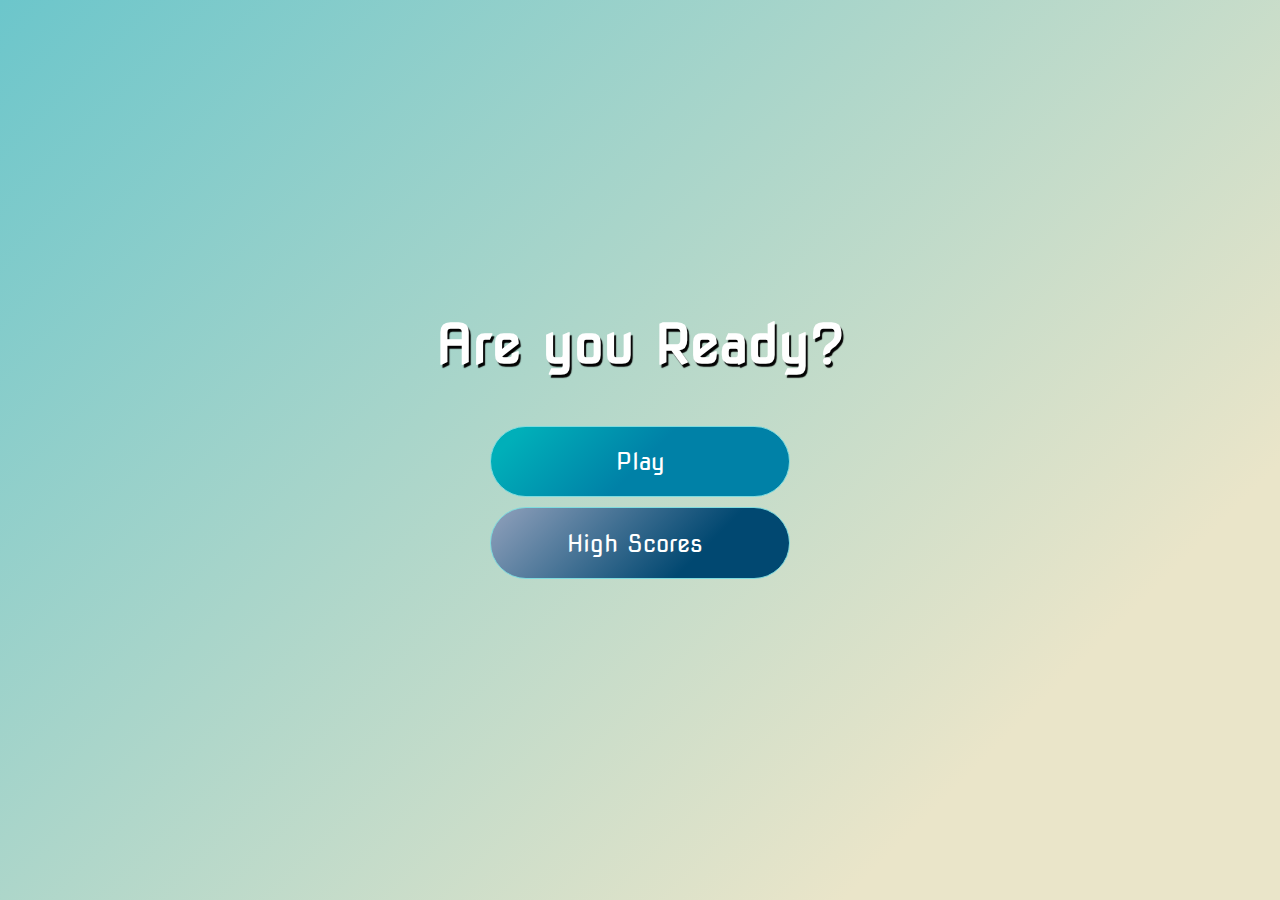
<file: index.html>
<!DOCTYPE html>
<html lang="en">
<head>
    <meta charset="UTF-8">
    <meta name="viewport" content="width=device-width, initial-scale=1.0">
    <title>Home page</title>
    <link rel="stylesheet" href="https://cdn.jsdelivr.net/npm/bootstrap@4.6.2/dist/css/bootstrap.min.css" integrity="sha384-xOolHFLEh07PJGoPkLv1IbcEPTNtaed2xpHsD9ESMhqIYd0nLMwNLD69Npy4HI+N" crossorigin="anonymous">
    <link rel="stylesheet" href="style.css">
    <link rel="stylesheet" href="https://use.fontawesome.com/releases/v5.13.1/css/all.css" integrity="sha384-xxzQGERXS00kBmZW/6qxqJPyxW3UR0BPsL4c8ILaIWXva5kFi7TxkIIaMiKtqV1Q" crossorigin="anonymous">
</head>
<body>
    <div class="container">
        <div id="home" class="flex-column flex-center">
            <h1>Are you Ready?</h1>
            <a href="game.html" class="btn">Play</a>
            <a href="highscores.html" id="highscore-btn" class="btn">High Scores<i class="fas fa-crown"></i></a>
        </div>
    </div>
</body>
</html>
</file>
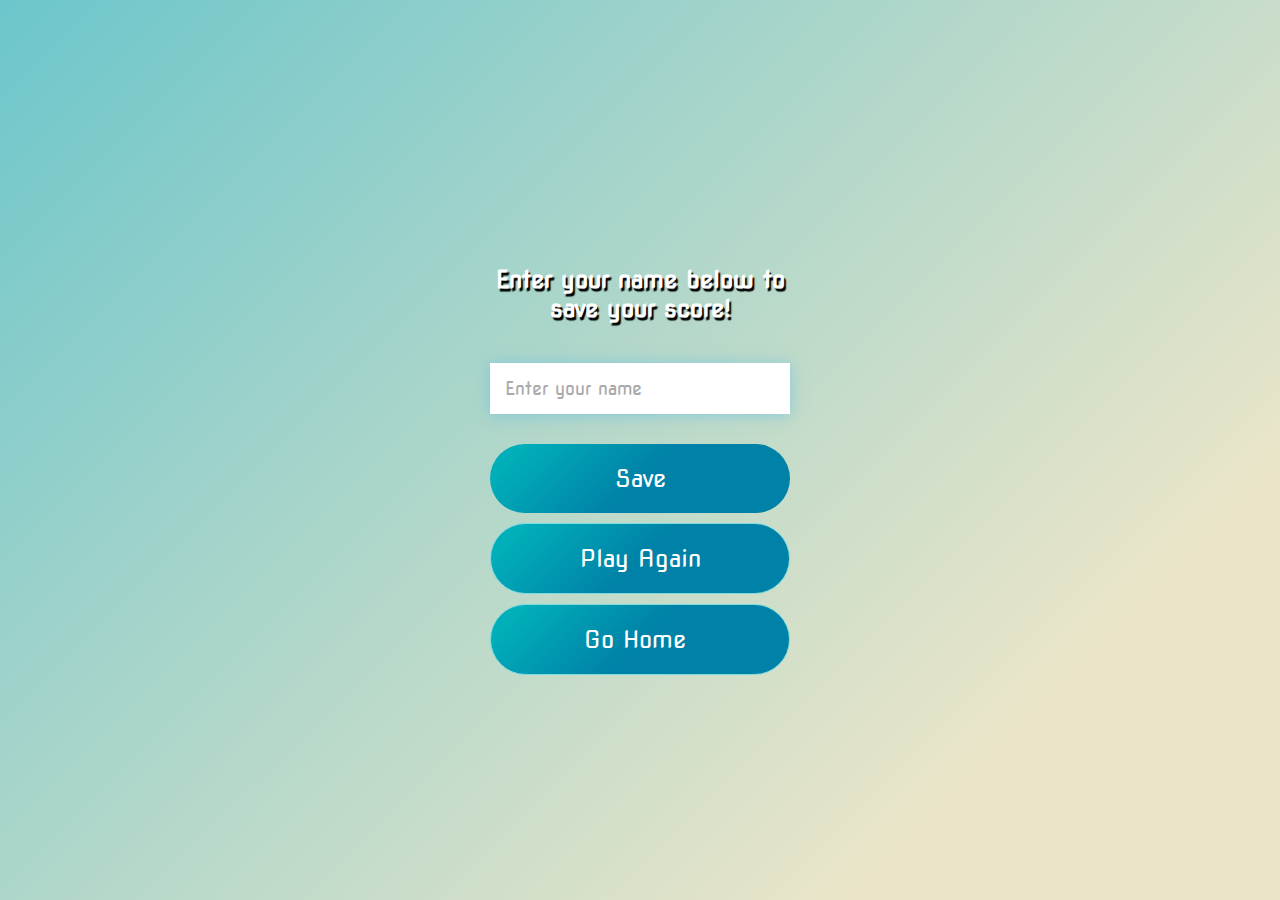
<file: end.html>
<!DOCTYPE html>
<html lang="en">
<head>
    <meta charset="UTF-8">
    <meta name="viewport" content="width=device-width, initial-scale=1.0">
    <title>Document</title>
    <link rel="stylesheet" href="style.css">
    <link rel="stylesheet" href="https://use.fontawesome.com/releases/v5.13.1/css/all.css" integrity="sha384-xxzQGERXS00kBmZW/6qxqJPyxW3UR0BPsL4c8ILaIWXva5kFi7TxkIIaMiKtqV1Q" crossorigin="anonymous">
</head>
<body>
    <div class="container">
        <div id="end" class="flex-center flex-column">
            <h1 id="finalScore">0</h1>
            <form class="end-form-container">
                <h2 id="end-text">Enter your name below to save your score!</h2>
                <input type="text" name="name" id="username" placeholder="Enter your name">
                <button class="btn" id="saveScoreBtn" type="submit" onclick="saveHighScore(event)" disabled>Save</button>
            </form>
            <a href="game.html" class="btn">Play Again</a>
            <a href="index.html" class="btn">Go Home<i class="fas fa-home"></i></a>
        </div>
    </div>
    <script src="end.js"></script>
</body>
</html>
</file>
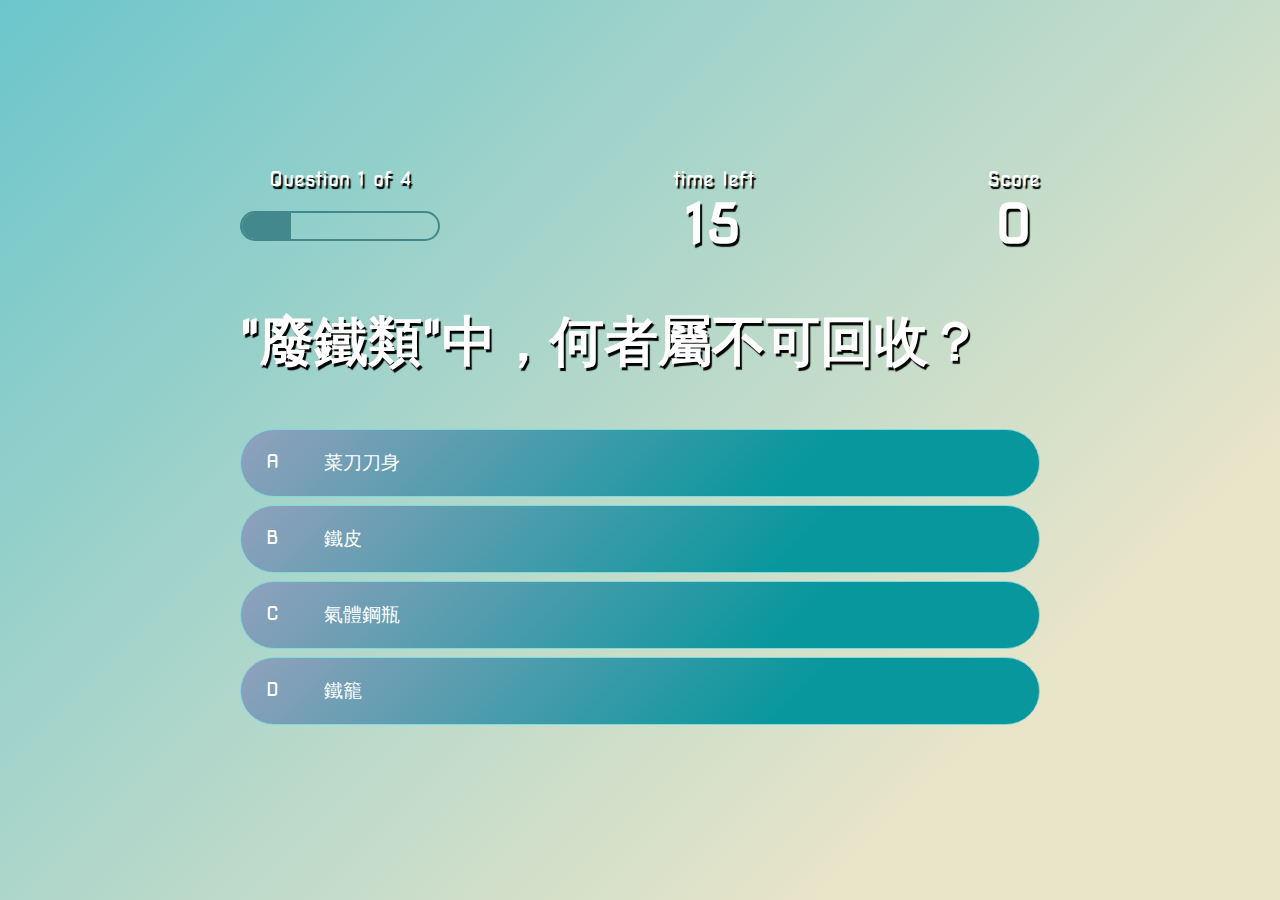
<file: game.html>
<!DOCTYPE html>
<html lang="en">
<head>
    <meta charset="UTF-8">
    <meta name="viewport" content="width=device-width, initial-scale=1.0">
    <title>Quiz Page</title>
    <link rel="stylesheet" href="https://cdn.jsdelivr.net/npm/bootstrap@4.6.2/dist/css/bootstrap.min.css" integrity="sha384-xOolHFLEh07PJGoPkLv1IbcEPTNtaed2xpHsD9ESMhqIYd0nLMwNLD69Npy4HI+N" crossorigin="anonymous">
    <link rel="stylesheet" href="style.css">
    <link rel="stylesheet" href="game.css">
</head>
<body>
    <div class="container">
        <div id="game" class="justify-center flex-column">
            <div id="hud">
                <div class="hud-item">
                    <p id="progressText" class="hud-prefix">
                        Question
                    </p>
                    <div id="progressBar">
                        <div id="progressBarFull"></div>
                    </div>
                </div>
                <div class="hub-item">
                    <p class="hud-prefix">
                        time left
                    </p>
                    <h1 id="timer" class="hud-main-text">
                        5
                    </h1>
                </div>
                <div class="hud-item">
                    <p class="hud-prefix">
                        Score
                    </p>
                    <h1 class="hud-main-text" id="score">
                        0
                    </h1>
                </div>
            </div>
            <h1 id="question">What is the answer to this question</h1>
            <div class="choice-container">
                <p class="choice-prefix">A</p>
                <p class="choice-text" data-number="1">Choice</p>
            </div>
            <div class="choice-container">
                <p class="choice-prefix">B</p>
                <p class="choice-text" data-number="2">Choice 2</p>
            </div>
            <div class="choice-container">
                <p class="choice-prefix">C</p>
                <p class="choice-text" data-number="3">Choice 3</p>
            </div>
            <div class="choice-container">
                <p class="choice-prefix">D</p>
                <p class="choice-text" data-number="4">Choice 4</p>
            </div>
        </div>
    </div>
    <script src="game.js"></script>
</body>
</html>
</file>
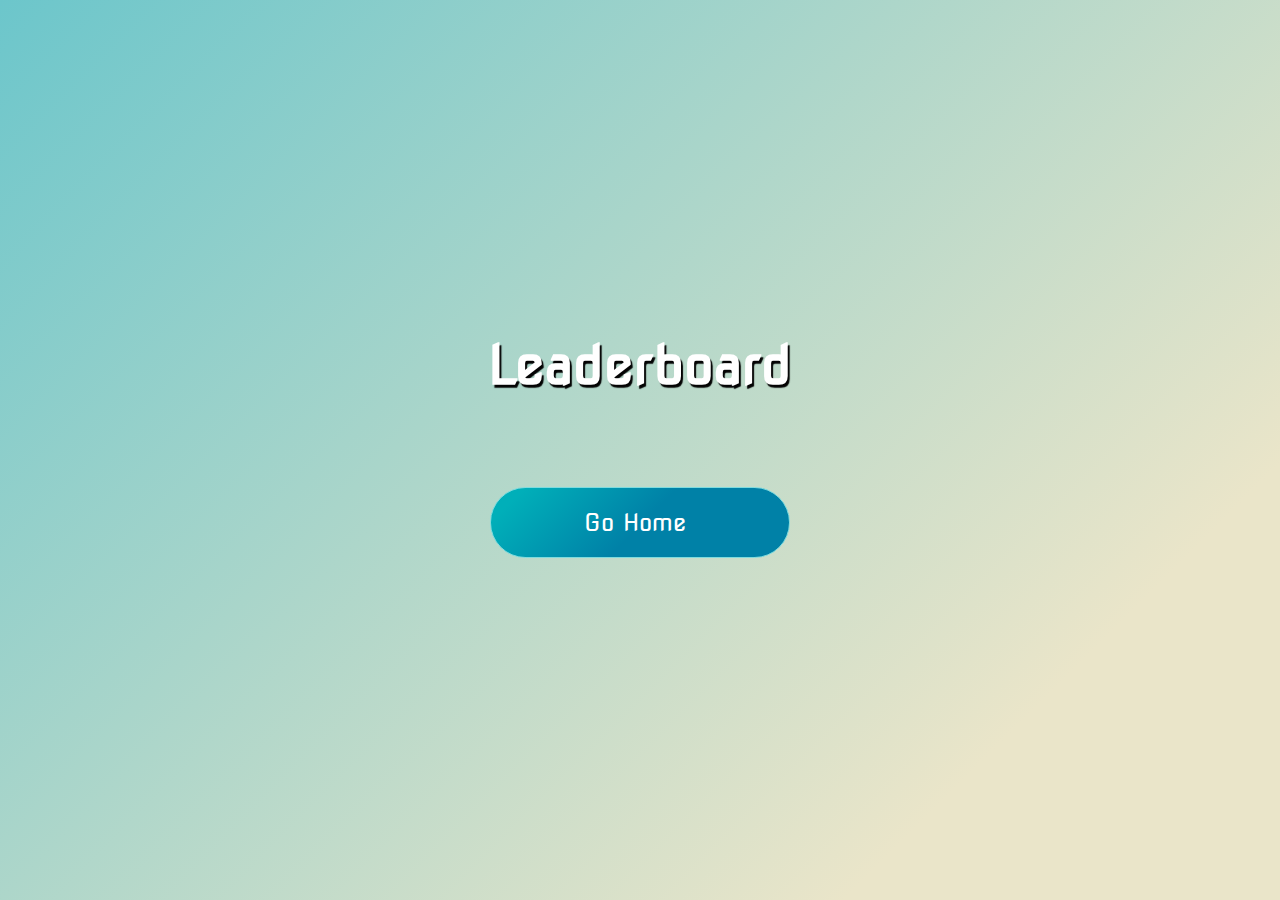
<file: highscores.html>
<!DOCTYPE html>
<html lang="en">
<head>
    <meta charset="UTF-8">
    <meta name="viewport" content="width=device-width, initial-scale=1.0">
    <title>High Scores</title>
    <link rel="stylesheet" href="style.css">
    <link rel="stylesheet" href="highscores.css">
    <link rel="stylesheet" href="https://use.fontawesome.com/releases/v5.13.1/css/all.css" integrity="sha384-xxzQGERXS00kBmZW/6qxqJPyxW3UR0BPsL4c8ILaIWXva5kFi7TxkIIaMiKtqV1Q" crossorigin="anonymous">
</head>
<body>
    <div class="container">
        <div id="highScores" class="flex-center flex-column">
            <h1 id="finalScore">Leaderboard</h1>
            <ul id="highScoresList"></ul>
            <a href="index.html" class="btn">Go Home<i class="fas fa-home"></i></a>
        </div>
    </div>
    <script src="highscores.js"></script>
</body>
</html>
</file>
<file: style.css>
@import url('https://fonts.googleapis.com/css2?family=Nova+Square&display=swap');

/*:root {
    background-color: rgb(29, 26, 26)
}*/

body {
    background: linear-gradient(-45deg, #eae5c9 20%,#6cc6cb 100%);
}

* {
    box-sizing: border-box;
    margin: 0;
    padding: 0;
    font-size: 62.5%;
    font-family: 'Nova Square', cursive;
}

h1 {
    font-size: 5.4rem;
    color: #fff;
    margin-bottom: 5rem;
    text-shadow: rgb(3, 3, 3) 2px 3px 1px;
}



h2 {
    font-size: 4.2rem;
    margin-bottom: 4rem;
    color: white;
    text-shadow: rgb(3, 3, 3) 2px 3px 1px;

}

.container {
    width: 100vw;
    height: 100vh;
    display: flex;
    justify-content: center;
    align-items: center;
    max-width: 80rem;
    margin: 0 auto;
    padding: 2rem;
}

.flex-column {
    display: flex;
    flex-direction: column;
}

.flex-center {
    justify-content: center;
    align-items: center;
}

.justify-center {
    justify-content: center;
}

.text-center {
    text-align: center;
}

.hidden {
    display: none;
}

.btn {
    font-size: 2.4rem;
    padding: 2rem 0;
    width: 30rem;
    text-align: center;
    margin-bottom: 1rem;
    text-decoration: none;
    color: white;
    background: linear-gradient(-45deg, #0081a7 49%, #00afb9 91%, #00afb9 100%);
    border-radius: 38px;
    border: 00.1rem solid #7edbde;
}

.btn:hover {
    cursor: pointer;
    box-shadow: 0 0.4rem 1.4rem 0 rgba(8, 114, 244, 0.6);
    transition: transform 150ms;
    transform: scale(1.03);
    color: white;
}

.btn[disabled]:hover {
    cursor: not-allowed;
    box-shadow: none;
    transform: none;
}

#highscore-btn {
    background: linear-gradient(-45deg, #014871 31%, #91a1bc 100%);
}

#highscore-btn:hover {
    box-shadow: 0 0.4rem 1.4rem 0 rgba(8, 114, 244, 0.6);
}

.fa-crown {
    font-size: 2.5rem;
    margin-left: 1rem;
}

/* End Page CSS */
.end-form-container {
    width: 100%;
    display: flex;
    flex-direction: column;
    align-items: center;
    max-width: 30rem;
}

input {
    margin-bottom: 1rem;
    width: 20rem;
    padding: 1.5rem;
    font-size: 1.8rem;
    border: none;
    box-shadow: 0 0.1rem 1.4rem 0 rgba(86, 185, 235, 0.5);
}

input::placeholder {
    color: #aaa;
}

#username {
    margin-bottom: 3rem;
    width: 100%;
    outline: none;
}

#end-text {
    font-size: 2.4rem;
    color: #fff;
    text-align: center;
}

#saveScoreBtn {
    border: none;
}

.fa-home {
    margin-left: 1rem;
    font-size: 2rem;
    color: rgb(28, 26, 26)
}

@media screen and (max-width: 768px) {
    #game {
        width: 50rem;
        max-width: 50rem;
        min-width: 25rem;
    }
    
    h1 {
        font-size: xx-large;
    }

    .btn {
        max-width: 25rem;
    }

    .btn:hover {
        transform: none;
        transition: none;
    }
}
</file>
<file: game.css>
body {
    color: #fff;
}

.choice-container {
    display: flex;
    margin-bottom: 0.8rem;
    width: 100%;
    border-radius: 4px;
    background: linear-gradient(-45deg, #08979d 31%, #91a1bc 100%);
    font-size: 3rem;
    min-width: 80rem;
    border-radius: 60px;
    border: 0.1rem solid #7edbde;
}

.choice-container:hover {
    cursor: pointer;
    box-shadow: 0 0.4rem 1.4rem 0 rgba(231, 234, 238, 0.97);
    transform: scale(1.02);
    transform: transform 100ms;
}

.choice-prefix {
    padding: 2rem 2.5rem;
    color: white;
}

.choice-text {
    padding: 2rem;
    width: 100%;
}

.correct {
    background: linear-gradient(32deg, rgba(11, 223, 36) 0%, rgb(41, 232, 111) 100%);
}

.incorrect {
    background: linear-gradient(32deg, rgba(230, 29, 29, 1) 0%, rgb(224, 11, 11, 1) 100%);
}

/* Heads up Display */
#hud {
    display: flex;
    justify-content: space-between;
}

.hud-prefix {
    text-align: center;
    font-size: 2rem;
    text-shadow: rgb(3, 3, 3) 2px 3px 1px;
}

.hud-main-text {
    text-align: center;
}

#progressBar {
    width: 20rem;
    height: 3rem;
    border: 0.2rem solid #42888c;
    margin-top: 2rem;
    border-radius: 50px;
    overflow: hidden;
}

#progressBarFull {
    height: 100%;
    background: #42888c;
    width: 0%;
}

@media screen and (max-width: 768px) {
    .choice-container {
        min-width: 25rem;
    }

    .choice-container:hover {
        transform: none;
        transition: none;
    }

    #progressBar {
        max-width: 15rem;
    }
}
</file>
<file: highscores.css>
body {
    color: #fff;
}

#highScoresList {
    list-style: none;
    margin-bottom: 4rem;
}

.high-score {
    font-size: 2rem;
    margin-bottom: 0.5rem;
}
</file>
